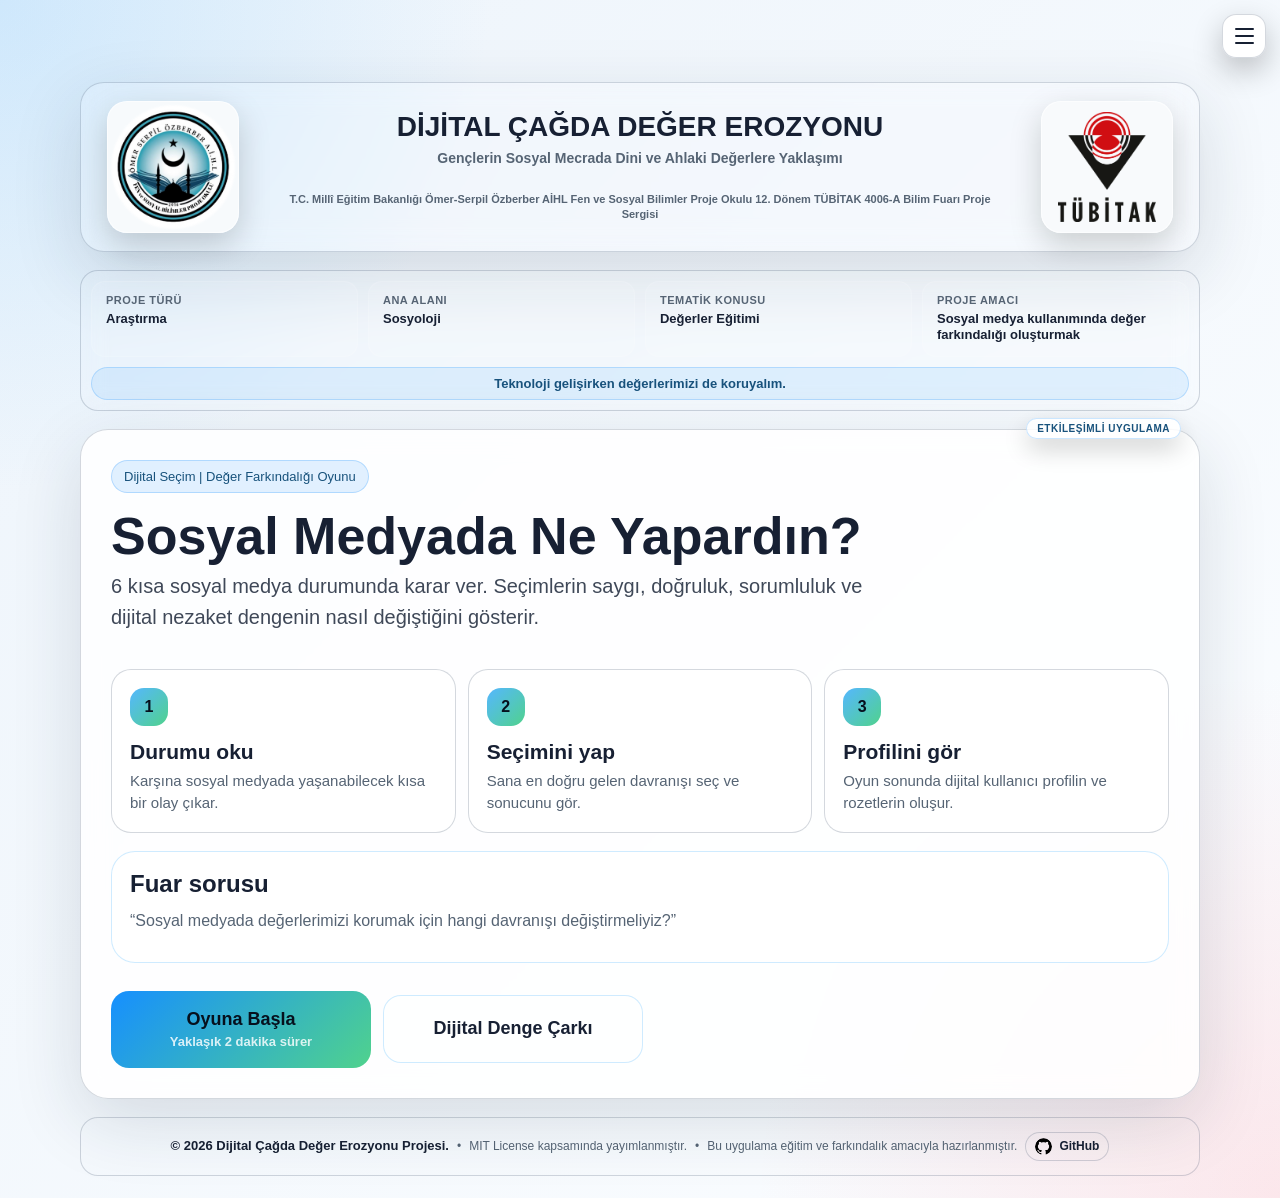
<file: index.html>
<!DOCTYPE html>
<html lang="tr">
<head>
  <meta charset="UTF-8" />
  <meta name="viewport" content="width=device-width, initial-scale=1.0" />
  <title>Dijital Çağda Değer Erozyonu | Dijital Seçim Oyunu</title>
  <link rel="stylesheet" href="css/style.css" />
</head>
<body data-theme="modern" data-color-mode="auto" data-color-scheme="dark" data-text-size="100" data-sound="100">
  <button class="menu-toggle" id="settingsMenuToggle" type="button" aria-label="Görünüm ayarlarını aç" aria-controls="themeControls" aria-expanded="false" onclick="toggleSettingsMenu()">
    <span></span>
    <span></span>
    <span></span>
  </button>
  <div class="settings-backdrop" aria-hidden="true" onclick="closeSettingsMenu()"></div>
  <div class="theme-controls" id="themeControls" aria-label="Görünüm ayarları">
    <div class="setting-select" data-select="theme">
      <button class="theme-toggle setting-select-button" id="themeSelectButton" type="button" aria-haspopup="listbox" aria-expanded="false" onclick="toggleSettingSelect('theme')">
        <span>Görünüm</span>
        <b id="themeSelectValue">Modern görünüm</b>
      </button>
      <div class="setting-options" role="listbox" aria-label="Görünüm modu">
        <button class="setting-option" type="button" role="option" data-setting-option="theme" data-value="modern" onclick="selectTheme('modern')">Modern görünüm</button>
        <button class="setting-option" type="button" role="option" data-setting-option="theme" data-value="formal" onclick="selectTheme('formal')">Pano görünümü</button>
      </div>
    </div>

    <div class="setting-select" data-select="color">
      <button class="theme-toggle setting-select-button" id="colorModeSelectButton" type="button" aria-haspopup="listbox" aria-expanded="false" onclick="toggleSettingSelect('color')">
        <span>Renk</span>
        <b id="colorModeSelectValue">Otomatik</b>
      </button>
      <div class="setting-options" role="listbox" aria-label="Renk modu">
        <button class="setting-option" type="button" role="option" data-setting-option="color" data-value="auto" onclick="selectColorMode('auto')">Otomatik</button>
        <button class="setting-option" type="button" role="option" data-setting-option="color" data-value="dark" onclick="selectColorMode('dark')">Koyu</button>
        <button class="setting-option" type="button" role="option" data-setting-option="color" data-value="light" onclick="selectColorMode('light')">Aydınlık</button>
      </div>
    </div>

    <div class="setting-range drawer-extra">
      <div class="setting-range-head">
        <span>Yazı Boyutu</span>
        <b id="textSizeValue">100%</b>
      </div>
      <input class="range-control" id="textSizeRange" type="range" min="95" max="120" step="5" value="100" aria-label="Yazı boyutu" oninput="setTextSize(this.value)" />
    </div>

    <div class="setting-range drawer-extra">
      <div class="setting-range-head">
        <span>Ses Efektleri</span>
        <b id="soundLevelValue">100%</b>
      </div>
      <input class="range-control" id="soundLevelRange" type="range" min="0" max="100" step="10" value="100" aria-label="Ses efekti seviyesi" oninput="setSoundLevel(this.value)" onchange="previewSoundSetting()" />
    </div>

    <div class="setting-info drawer-extra">
      <button class="theme-toggle setting-action" id="howToToggle" type="button" aria-controls="howToPanel" aria-expanded="false" onclick="toggleHowTo()">Nasıl Oynanır?</button>
      <div class="setting-info-panel" id="howToPanel" hidden>
        <ol>
          <li>Karşına çıkan sosyal medya durumunu oku.</li>
          <li>Durumun hangi değer alanıyla ilgili olduğunu ve ipucunu incele.</li>
          <li>Sana en doğru gelen davranışı seç.</li>
          <li>Seçimin saygı, doğruluk, sorumluluk ve dijital nezaket puanlarına nasıl yansıdığını gör.</li>
          <li>Devam Et butonuyla 6 rastgele senaryoyu tamamla.</li>
          <li>Oyun sonunda dijital profilini, güçlü değerini, gelişecek değerini ve rozetlerini gör.</li>
        </ol>
        <p>Menüden ana menüye dönebilir, oyun sırasında sağ panelden oyunu mevcut puanlarınla bitirebilirsin.</p>
      </div>
    </div>

    <div class="setting-actions drawer-extra" aria-label="Oyun araçları">
      <button class="theme-toggle setting-action" id="homeMenuButton" type="button" onclick="goToMainMenu(true)" disabled>Ana Menü</button>
      <button class="theme-toggle setting-action" id="fullscreenButton" type="button" onclick="toggleFullscreen()">Tam Ekran</button>
    </div>
  </div>

  <main class="app" data-screen="start">
    <header class="brand-strip" aria-label="Proje kurum logoları">
      <div class="logo-frame school-frame">
        <img class="brand-logo school-logo" src="Images/Logos/OSOAIHL_logo_with_soft_edge.png" alt="Okul logosu" />
      </div>
      <div class="brand-title">
        <strong id="brandMainTitle">DİJİTAL ÇAĞDA DEĞER EROZYONU</strong>
        <span id="brandSubTitle">Gençlerin Sosyal Mecrada Dini ve Ahlaki Değerlere Yaklaşımı</span>
        <em>T.C. Millî Eğitim Bakanlığı Ömer-Serpil Özberber AİHL Fen ve Sosyal Bilimler Proje Okulu 12. Dönem TÜBİTAK 4006-A Bilim Fuarı Proje Sergisi</em>
      </div>
      <div class="logo-frame tubitak-frame">
        <img class="brand-logo" src="Images/Logos/tubitak_logo.png" alt="TÜBİTAK logosu" />
      </div>
    </header>

    <section class="project-meta" aria-label="Proje bilgileri">
      <div class="meta-item">
        <span>Proje Türü</span>
        <b>Araştırma</b>
      </div>
      <div class="meta-item">
        <span>Ana Alanı</span>
        <b>Sosyoloji</b>
      </div>
      <div class="meta-item">
        <span>Tematik Konusu</span>
        <b>Değerler Eğitimi</b>
      </div>
      <div class="meta-item">
        <span>Proje Amacı</span>
        <b>Sosyal medya kullanımında değer farkındalığı oluşturmak</b>
      </div>
      <div class="project-slogan">Teknoloji gelişirken değerlerimizi de koruyalım.</div>
    </section>

    <section class="panel">
      <div id="start" class="screen active start-screen">
        <div class="start-hero">
          <span class="tag">Dijital Seçim | Değer Farkındalığı Oyunu</span>
          <h1>Sosyal Medyada Ne Yapardın?</h1>
          <p class="hero-copy">
            6 kısa sosyal medya durumunda karar ver. Seçimlerin saygı, doğruluk,
            sorumluluk ve dijital nezaket dengenin nasıl değiştiğini gösterir.
          </p>
        </div>

        <div class="play-steps" aria-label="Oyun nasıl oynanır">
          <div class="play-step">
            <span class="step-number">1</span>
            <b>Durumu oku</b>
            <span>Karşına sosyal medyada yaşanabilecek kısa bir olay çıkar.</span>
          </div>
          <div class="play-step">
            <span class="step-number">2</span>
            <b>Seçimini yap</b>
            <span>Sana en doğru gelen davranışı seç ve sonucunu gör.</span>
          </div>
          <div class="play-step">
            <span class="step-number">3</span>
            <b>Profilini gör</b>
            <span>Oyun sonunda dijital kullanıcı profilin ve rozetlerin oluşur.</span>
          </div>
        </div>

        <div class="scenario-card fuar-question">
          <h2>Fuar sorusu</h2>
          <p>“Sosyal medyada değerlerimizi korumak için hangi davranışı değiştirmeliyiz?”</p>
        </div>

        <div class="start-action">
          <button class="primary start-game-button" onclick="startGame()">
            <span>Oyuna Başla</span>
            <small>Yaklaşık 2 dakika sürer</small>
          </button>
          <button class="ghost" onclick="openBalanceWheel(false)">Dijital Denge Çarkı</button>
        </div>
      </div>

      <div id="balance-wheel" class="screen wheel-screen">
        <span class="tag">Fuar Etkinliği | Dijital Denge</span>
        <div class="wheel-layout">
          <div class="wheel-copy">
            <h1 class="result-title">Dijital Denge Çarkı</h1>
            <p>
              Çarkı çevir, sosyal medya kullanımını dengeleyen kısa bir görev seç.
              Görevi standdan ayrılmadan ya da gün içinde tamamlayabilirsin.
            </p>

            <div class="wheel-result" aria-live="polite">
              <span>Seçilen görev</span>
              <strong id="wheelTask">Çarkı çevir ve görevini gör.</strong>
              <p id="wheelNote">Görev çıkınca kısa öneri burada görünecek.</p>
            </div>

            <div class="wheel-stats" aria-label="Çark katılım bilgileri">
              <div class="mini">Bugünkü Katılım <b id="wheelCompletionCount">0</b></div>
              <div class="mini">Son Görev <b id="lastWheelTask">Henüz yok</b></div>
            </div>

            <div class="btns wheel-actions">
              <button class="ghost" id="wheelCompleteButton" type="button" onclick="completeWheelTask()" disabled>Görevi Aldım</button>
              <button class="ghost" type="button" onclick="goToMainMenu(false)">Ana Menü</button>
            </div>
          </div>

          <div class="wheel-stage" aria-label="Dijital denge görev çarkı">
            <div class="wheel-pointer" aria-hidden="true"></div>
            <div class="wheel-shell" id="wheelShell">
              <div class="balance-wheel" id="balanceWheel" role="img" aria-label="Altı görevden oluşan dijital denge çarkı"></div>
              <div class="wheel-label-track" aria-hidden="true">
                <span class="wheel-label wheel-label-1"><span>1 Saat</span></span>
                <span class="wheel-label wheel-label-2"><span>Filtresiz</span></span>
                <span class="wheel-label wheel-label-3"><span>Aile</span></span>
                <span class="wheel-label wheel-label-4"><span>30 Dakika</span></span>
                <span class="wheel-label wheel-label-5"><span>Yüz Yüze</span></span>
                <span class="wheel-label wheel-label-6"><span>Bildirim</span></span>
              </div>
              <button class="wheel-center primary" id="wheelSpinButton" type="button" onclick="spinBalanceWheel()">Çarkı Çevir</button>
            </div>
          </div>
        </div>
      </div>

      <div id="game" class="screen">
        <span class="tag" id="progressTag">Senaryo 1 / 6</span>
        <div class="scenario-head">
          <div class="category-icon" id="categoryIcon">D</div>
          <div>
            <p class="scenario-kicker" id="categoryName">Dijital davranış</p>
            <h2 id="scenarioTitle">Senaryo</h2>
          </div>
        </div>
        <div class="decision-box">
          <span class="decision-label">Durum</span>
          <p id="scenarioText"></p>
        </div>
        <div class="choice-prompt">
          <strong>Bu durumda ne yaparsın?</strong>
          <span>Aşağıdaki seçeneklerden sana en doğru gelen davranışı seç.</span>
        </div>
        <div class="btns" id="choices"></div>
        <div class="scenario-card">
          <div class="phone">
            <div class="post">
              <span class="post-chip" id="postCategory">Sosyal medya</span>
              <strong id="postTitle">Sosyal medya bildirimi</strong>
              <small id="postText"></small>
              <div class="scenario-insight">
                <span>Dijital denge ipucu</span>
                <p id="currentInsight">Oyuna başlayınca her seçimin hangi değeri etkilediği burada görünecek.</p>
              </div>
            </div>
          </div>
        </div>
      </div>

      <div id="feedback" class="screen">
        <span class="tag">Seçimin Sonucu</span>
        <h2 id="feedbackTitle"></h2>
        <div class="feedback-grid">
          <div class="feedback-item">
            <b>Ne oldu?</b>
            <p id="feedbackWhat"></p>
          </div>
          <div class="feedback-item">
            <b>Hangi değer etkilendi?</b>
            <p id="feedbackImpact"></p>
          </div>
          <div class="feedback-item">
            <b>Daha iyi davranış ne olurdu?</b>
            <p id="feedbackBetter"></p>
          </div>
        </div>
        <div class="notice" id="feedbackNotice"></div>
        <div class="btns">
          <button class="primary" onclick="nextScenario()">Devam Et</button>
        </div>
      </div>

      <div id="result" class="screen">
        <span class="tag">Oyun Bitti</span>
        <h1 class="result-title" id="resultTitle"></h1>
        <p id="resultText"></p>
        <div class="result-summary">
          <div class="mini">Ortalama Puan <b id="finalAverage">0</b></div>
          <div class="mini">Güçlü Değer <b id="strongestValue">-</b></div>
          <div class="mini">Gelişecek Değer <b id="weakestValue">-</b></div>
        </div>
        <div class="badge-list" id="badgeList" aria-label="Kazanılan rozetler"></div>
        <div class="score-box">
          <div class="mini">Saygı <b id="finalRespect">0</b></div>
          <div class="mini">Doğruluk <b id="finalTruth">0</b></div>
          <div class="mini">Sorumluluk <b id="finalResponsibility">0</b></div>
          <div class="mini">Dijital Nezaket <b id="finalKindness">0</b></div>
        </div>
        <div class="notice" id="resultAdvice"></div>
        <div class="btns">
          <button class="primary" onclick="restartGame()">Tekrar Oyna</button>
          <button class="ghost" onclick="goToMainMenu(false)">Ana Menü</button>
          <button class="ghost" onclick="window.print()">Sonucu Yazdır</button>
        </div>
      </div>
    </section>

    <aside class="side">
      <h2>Değer Göstergesi</h2>
      <p>Seçimlerin puanlara anlık olarak yansır.</p>

      <div class="meter">
        <div class="meter-row"><span>Saygı</span><span class="meter-score"><span id="respectValue">50</span><span class="status balanced" id="respectStatus">dengeli</span></span></div>
        <div class="bar"><div class="fill" id="respectBar"></div></div>
      </div>
      <div class="meter">
        <div class="meter-row"><span>Doğruluk</span><span class="meter-score"><span id="truthValue">50</span><span class="status balanced" id="truthStatus">dengeli</span></span></div>
        <div class="bar"><div class="fill" id="truthBar"></div></div>
      </div>
      <div class="meter">
        <div class="meter-row"><span>Sorumluluk</span><span class="meter-score"><span id="responsibilityValue">50</span><span class="status balanced" id="responsibilityStatus">dengeli</span></span></div>
        <div class="bar"><div class="fill" id="responsibilityBar"></div></div>
      </div>
      <div class="meter">
        <div class="meter-row"><span>Dijital Nezaket</span><span class="meter-score"><span id="kindnessValue">50</span><span class="status balanced" id="kindnessStatus">dengeli</span></span></div>
        <div class="bar"><div class="fill" id="kindnessBar"></div></div>
      </div>

      <div class="side-card">
        <h3>Oyun kontrolü</h3>
        <p id="gameControlStatus">Oyuna başlayınca kalan senaryo ve bitirme seçeneği burada görünür.</p>
        <button class="ghost side-finish-button" id="sideFinishButton" type="button" onclick="finishFromMenu()" hidden>Oyunu Bitir</button>
      </div>
    </aside>

    <footer class="copyright-footer">
      <strong>© 2026 Dijital Çağda Değer Erozyonu Projesi.</strong>
      <span>MIT License kapsamında yayımlanmıştır.</span>
      <span>Bu uygulama eğitim ve farkındalık amacıyla hazırlanmıştır.</span>
      <a class="footer-github-link" id="github" href="https://github.com/Yusseter/dijital-cagda-deger-erozyonu" target="_blank" rel="noopener noreferrer" aria-label="GitHub deposunu aç">
        <span class="footer-github-icons" aria-hidden="true">
          <img class="footer-github-icon footer-github-icon-dark" src="Images/Icons/github_icon_white.png" alt="" />
          <img class="footer-github-icon footer-github-icon-light" src="Images/Icons/github_icon_black.png" alt="" />
        </span>
        GitHub
      </a>
    </footer>
  </main>

  <script src="js/scenarios.js" defer></script>
  <script src="js/app.js" defer></script>
</body>
</html>
</file>
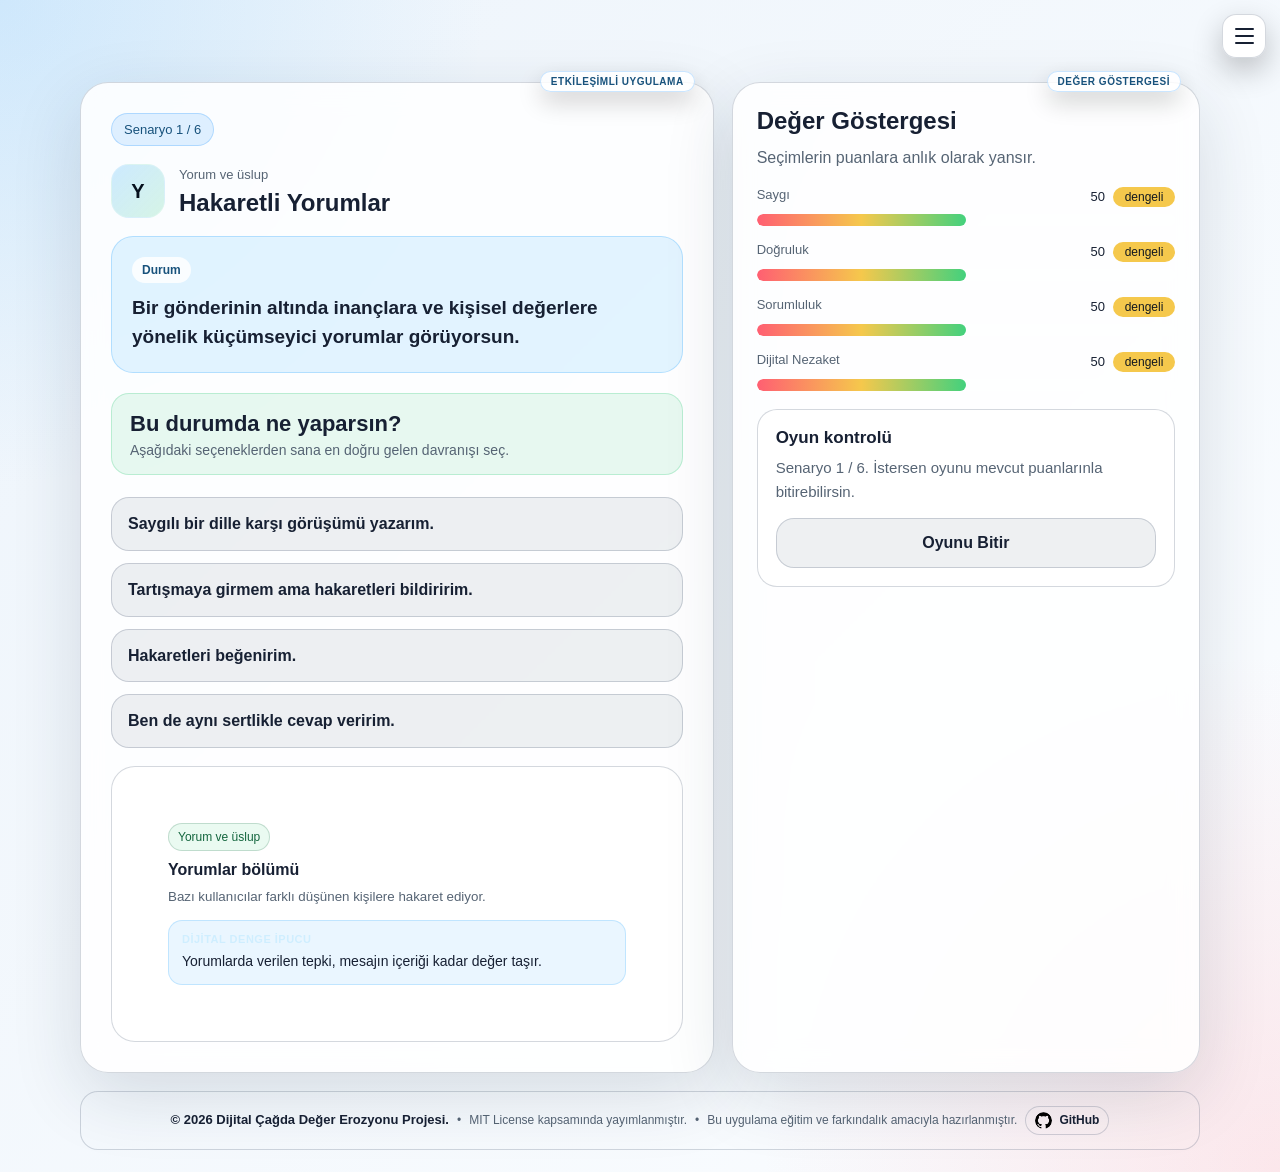
<file: deger_farkindaligi_oyunu/index.html>
<!doctype html>
<html lang="tr">
<head>
  <meta charset="utf-8" />
  <meta name="viewport" content="width=device-width, initial-scale=1" />
  <meta name="robots" content="noindex" />
  <meta name="theme-color" content="#07111f" />
  <title>Oyuna Yonlendiriliyor</title>
  <style>
    html {
      min-height: 100%;
      background: #07111f;
    }

    body {
      display: none;
      margin: 0;
      background: #07111f;
    }
  </style>
  <script>
    window.location.replace('../index.html?route=deger_farkindaligi_oyunu');
  </script>
</head>
<body>
  <noscript><a href="../index.html?route=deger_farkindaligi_oyunu">Oyunu ac</a></noscript>
</body>
</html>
</file>
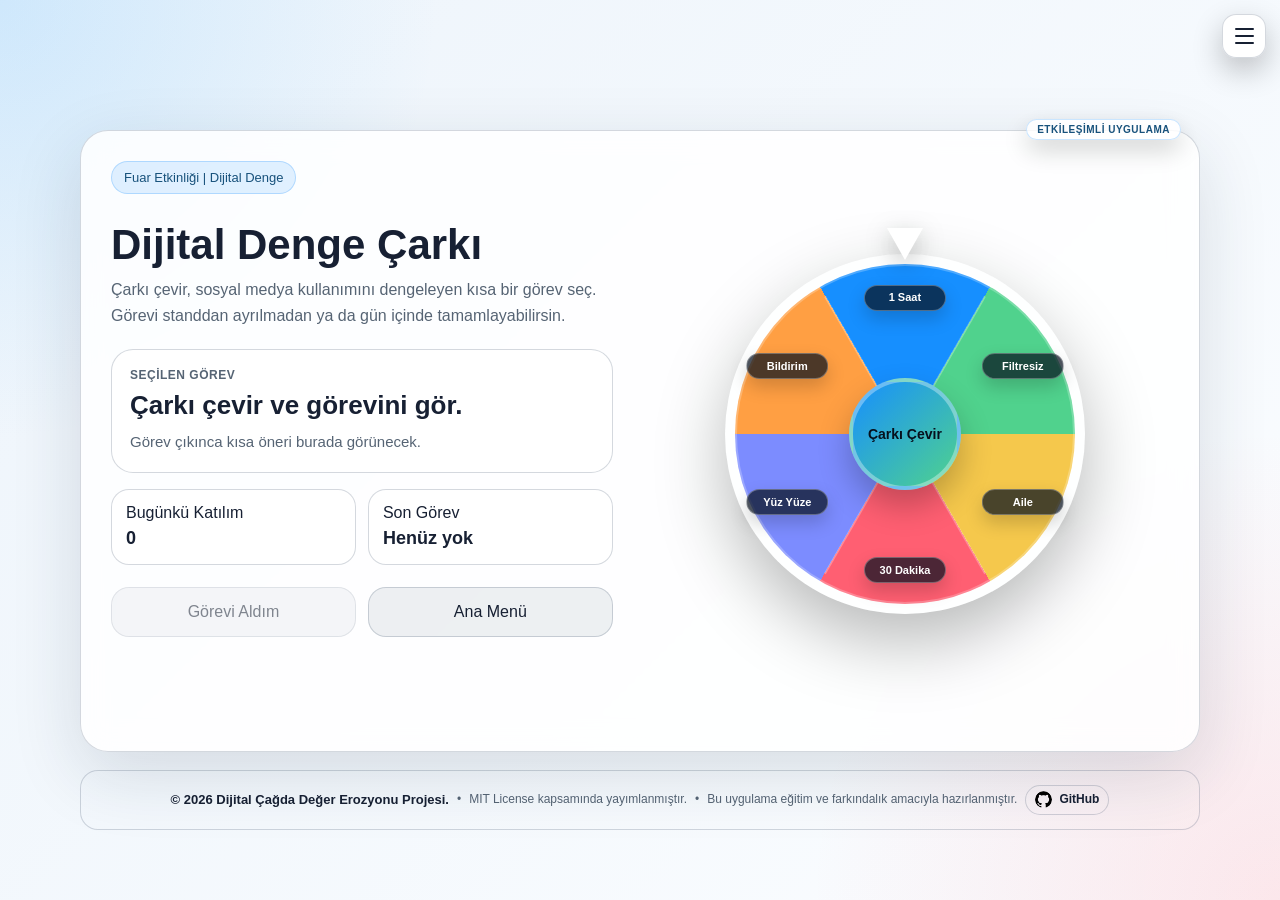
<file: dijital_denge_carki/index.html>
<!doctype html>
<html lang="tr">
<head>
  <meta charset="utf-8" />
  <meta name="viewport" content="width=device-width, initial-scale=1" />
  <meta name="robots" content="noindex" />
  <meta name="theme-color" content="#07111f" />
  <title>Denge Carkina Yonlendiriliyor</title>
  <style>
    html {
      min-height: 100%;
      background: #07111f;
    }

    body {
      display: none;
      margin: 0;
      background: #07111f;
    }
  </style>
  <script>
    window.location.replace('../index.html?route=dijital_denge_carki');
  </script>
</head>
<body>
  <noscript><a href="../index.html?route=dijital_denge_carki">Denge carkini ac</a></noscript>
</body>
</html>
</file>
<file: css/style.css>
:root {
  --bg-1: #07111f;
  --bg-2: #10213a;
  --card: rgba(255, 255, 255, 0.08);
  --card-2: rgba(255, 255, 255, 0.12);
  --text: #f5f7fb;
  --muted: #b8c2d6;
  --good: #43d17d;
  --warn: #f5c84c;
  --bad: #ff5f72;
  --line: rgba(255, 255, 255, 0.15);
  --accent: #55b7ff;
  --accent-2: #50d28d;
  --ink: #121820;
}

* { box-sizing: border-box; }

body {
  margin: 0;
  min-height: 100vh;
  --text-scale: 1;
  font-family: Arial, Helvetica, sans-serif;
  color: var(--text);
  background:
    radial-gradient(circle at top left, rgba(85, 183, 255, 0.32), transparent 28%),
    radial-gradient(circle at bottom right, rgba(255, 95, 114, 0.22), transparent 30%),
    linear-gradient(135deg, var(--bg-1), var(--bg-2));
  display: flex;
  align-items: center;
  justify-content: center;
  padding: 82px 22px 22px;
}

body[data-theme="modern"][data-color-scheme="light"] {
  --bg-1: #edf4fb;
  --bg-2: #fbfdff;
  --card: rgba(255, 255, 255, 0.86);
  --card-2: rgba(20, 42, 76, 0.07);
  --text: #172033;
  --muted: #566474;
  --line: rgba(20, 42, 76, 0.18);
  background:
    radial-gradient(circle at top left, rgba(85, 183, 255, 0.20), transparent 28%),
    radial-gradient(circle at bottom right, rgba(255, 95, 114, 0.14), transparent 30%),
    linear-gradient(135deg, var(--bg-1), var(--bg-2));
}

body[data-theme="modern"][data-color-scheme="light"] .brand-strip,
body[data-theme="modern"][data-color-scheme="light"] .panel,
body[data-theme="modern"][data-color-scheme="light"] .side {
  box-shadow: 0 22px 70px rgba(24, 39, 63, 0.14);
}

body[data-theme="modern"][data-color-scheme="light"] .tag {
  background: rgba(22, 143, 255, 0.12);
  color: #18527c;
  border-color: rgba(22, 143, 255, 0.24);
}

body[data-theme="modern"][data-color-scheme="light"] .hero-copy {
  color: #3f4858;
}

body[data-theme="modern"][data-color-scheme="light"] .project-slogan {
  background: rgba(22, 143, 255, 0.10);
  border-color: rgba(22, 143, 255, 0.22);
  color: #18527c;
}

body[data-theme="modern"][data-color-scheme="light"] .panel::before,
body[data-theme="modern"][data-color-scheme="light"] .side::before,
body[data-theme="modern"][data-color-scheme="light"] .decision-label {
  background: rgba(255, 255, 255, 0.84);
  border-color: rgba(22, 143, 255, 0.22);
  color: #18527c;
}

body[data-theme="modern"][data-color-scheme="light"] .setting-options {
  background: rgba(255, 255, 255, 0.98);
}

body[data-theme="modern"][data-color-scheme="light"] .menu-toggle,
body[data-theme="modern"][data-color-scheme="light"] .theme-controls {
  background: rgba(255, 255, 255, 0.96);
}

body[data-theme="modern"][data-color-scheme="light"] .menu-toggle:hover {
  background: #ffffff;
}

body[data-theme="modern"][data-color-scheme="light"] .setting-option[aria-selected="true"] {
  background: rgba(22, 143, 255, 0.12);
  color: #18527c;
}

body[data-theme="modern"][data-color-scheme="light"] .post-chip {
  background: rgba(80, 210, 141, 0.12);
  border-color: rgba(20, 102, 62, 0.20);
  color: #14663e;
}

body[data-theme="modern"][data-color-scheme="light"] .category-icon,
body[data-theme="modern"][data-color-scheme="light"] .primary {
  color: #06101d;
}

body[data-theme="modern"][data-color-scheme="light"] .scenario-card,
body[data-theme="modern"][data-color-scheme="light"] .phone,
body[data-theme="modern"][data-color-scheme="light"] .post,
body[data-theme="modern"][data-color-scheme="light"] .quick-stat,
body[data-theme="modern"][data-color-scheme="light"] .play-step,
body[data-theme="modern"][data-color-scheme="light"] .mini,
body[data-theme="modern"][data-color-scheme="light"] .feedback-item,
body[data-theme="modern"][data-color-scheme="light"] .wheel-result,
body[data-theme="modern"][data-color-scheme="light"] .side-card {
  background: rgba(255, 255, 255, 0.72);
}

body[data-theme="modern"][data-color-scheme="light"] .decision-box p,
body[data-theme="modern"][data-color-scheme="light"] .feedback-item b {
  color: var(--text);
}

body[data-theme="modern"][data-color-scheme="light"] .notice {
  color: #684a00;
}

body[data-theme="modern"][data-color-scheme="light"] .badge {
  color: #14663e;
}

.app {
  width: min(1120px, 100%);
  display: grid;
  grid-template-columns: 1.15fr 0.85fr;
  gap: 18px;
}

.brand-strip {
  grid-column: 1 / -1;
  display: grid;
  grid-template-columns: 142px minmax(0, 1fr) 142px;
  align-items: center;
  gap: 22px;
  min-height: 150px;
  padding: 18px 26px;
  position: relative;
  background: rgba(255, 255, 255, 0.09);
  border: 1px solid var(--line);
  border-radius: 24px;
  backdrop-filter: blur(14px);
  box-shadow: 0 18px 70px rgba(0, 0, 0, 0.22);
}

.logo-frame {
  display: flex;
  align-items: center;
  justify-content: center;
  overflow: hidden;
  background: rgba(248, 250, 252, 0.96);
  border: 1px solid rgba(255, 255, 255, 0.62);
  border-radius: 20px;
  box-shadow: 0 12px 32px rgba(0, 0, 0, 0.18);
}

.logo-frame.school-frame {
  width: 132px;
  height: 132px;
  justify-self: start;
  padding: 10px;
}

.logo-frame.tubitak-frame {
  width: 132px;
  height: 132px;
  justify-self: end;
  padding: 10px;
}

.brand-logo {
  width: 100%;
  height: 100%;
  object-fit: contain;
  display: block;
}

.school-logo {
  transform: scale(1.35);
  transform-origin: center;
}

.brand-title {
  min-width: 0;
  text-align: center;
  line-height: 1.2;
}

.brand-title strong {
  display: block;
  font-size: 28px;
  line-height: 1.08;
  font-weight: 800;
  letter-spacing: 0;
  text-transform: uppercase;
  overflow-wrap: anywhere;
}

.brand-title span {
  display: block;
  margin-top: 7px;
  color: var(--muted);
  font-size: 14px;
  font-weight: 700;
  line-height: 1.35;
}

.brand-title em {
  display: block;
  max-width: 720px;
  margin: 24px auto 0;
  color: var(--muted);
  font-size: 11px;
  font-style: normal;
  font-weight: 800;
  line-height: 1.35;
  overflow-wrap: anywhere;
}

.project-meta {
  grid-column: 1 / -1;
  display: grid;
  grid-template-columns: repeat(4, 1fr);
  gap: 10px;
  padding: 10px;
  border-radius: 18px;
  background: rgba(255, 255, 255, 0.06);
  border: 1px solid var(--line);
  backdrop-filter: blur(12px);
}

.meta-item {
  min-height: 66px;
  padding: 12px 14px;
  border-radius: 14px;
  background: rgba(255, 255, 255, 0.08);
  border: 1px solid rgba(255, 255, 255, 0.12);
}

.meta-item span {
  display: block;
  margin-bottom: 5px;
  color: var(--muted);
  font-size: 11px;
  font-weight: 800;
  letter-spacing: 0.5px;
  text-transform: uppercase;
}

.meta-item b {
  display: block;
  color: var(--text);
  font-size: 14px;
  line-height: 1.25;
}

.project-slogan {
  grid-column: 1 / -1;
  padding: 8px 12px;
  border-radius: 999px;
  background: rgba(85, 183, 255, 0.12);
  border: 1px solid rgba(85, 183, 255, 0.24);
  color: #dbefff;
  font-size: 13px;
  font-weight: 800;
  text-align: center;
}

.theme-controls {
  display: flex;
  flex-direction: column;
  align-items: stretch;
  justify-content: flex-start;
  gap: 12px;
  position: fixed;
  top: 0;
  right: 0;
  bottom: 0;
  width: min(360px, 86vw);
  padding: 82px 18px 18px;
  background: rgba(7, 17, 31, 0.94);
  border-left: 1px solid var(--line);
  box-shadow: -18px 0 48px rgba(0, 0, 0, 0.32);
  backdrop-filter: blur(16px);
  transform: translateX(104%);
  opacity: 0;
  pointer-events: none;
  overflow-y: auto;
  transition: transform 190ms ease, opacity 190ms ease;
  z-index: 45;
}

body.settings-open .theme-controls {
  transform: translateX(0);
  opacity: 1;
  pointer-events: auto;
}

.setting-select {
  position: relative;
  width: 100%;
}

.theme-toggle {
  display: inline-flex;
  align-items: center;
  justify-content: center;
  width: 100%;
  padding: 8px 12px;
  border-radius: 12px;
  background: rgba(255, 255, 255, 0.10);
  border: 1px solid var(--line);
  color: var(--text);
  font-size: 13px;
  font-weight: 700;
  text-align: center;
  box-shadow: 0 10px 28px rgba(0, 0, 0, 0.18);
}

.setting-select-button {
  position: relative;
  min-width: 0;
  flex-direction: column;
  align-items: flex-start;
  gap: 2px;
  padding: 9px 34px 9px 13px;
}

.setting-select-button span {
  max-width: 100%;
  color: var(--muted);
  font-size: 10px;
  font-weight: 800;
  letter-spacing: 0.5px;
  text-transform: uppercase;
}

.setting-select-button b {
  max-width: 100%;
  color: var(--text);
  font-size: 13px;
  line-height: 1.2;
  overflow-wrap: anywhere;
}

.setting-select-button::after {
  content: "";
  position: absolute;
  right: 12px;
  top: 50%;
  width: 7px;
  height: 7px;
  border-right: 2px solid currentColor;
  border-bottom: 2px solid currentColor;
  transform: translateY(-62%) rotate(45deg);
  opacity: 0.72;
}

.setting-options {
  position: static;
  width: 100%;
  display: none;
  margin-top: 8px;
  padding: 6px;
  border-radius: 16px;
  background: rgba(7, 17, 31, 0.94);
  border: 1px solid var(--line);
  box-shadow: 0 18px 42px rgba(0, 0, 0, 0.26);
  backdrop-filter: blur(14px);
  z-index: 25;
}

.setting-select.open .setting-options {
  display: grid;
  gap: 4px;
}

.setting-option {
  width: 100%;
  padding: 10px 12px;
  border-radius: 12px;
  background: transparent;
  border: 0;
  color: var(--text);
  font-size: 13px;
  font-weight: 700;
  text-align: left;
  box-shadow: none;
}

.setting-option:hover {
  transform: none;
  background: rgba(255, 255, 255, 0.12);
}

.setting-option[aria-selected="true"] {
  background: rgba(85, 183, 255, 0.18);
  color: #dbefff;
}

.setting-actions {
  display: grid;
  gap: 10px;
}

.setting-action {
  width: 100%;
  justify-content: center;
  text-align: center;
}

.setting-range,
.setting-info {
  padding: 14px;
  border-radius: 16px;
  background: rgba(255, 255, 255, 0.08);
  border: 1px solid var(--line);
}

.setting-range-head {
  display: flex;
  align-items: center;
  justify-content: space-between;
  gap: 12px;
  margin-bottom: 12px;
}

.setting-range-head span {
  color: var(--muted);
  font-size: 11px;
  font-weight: 800;
  letter-spacing: 0.5px;
  text-transform: uppercase;
}

.setting-range-head b {
  color: var(--text);
  font-size: 13px;
}

.range-control {
  width: 100%;
  accent-color: var(--accent);
}

.setting-info {
  display: grid;
  gap: 10px;
}

.setting-info-panel {
  display: grid;
  gap: 8px;
  padding: 12px;
  border-radius: 12px;
  background: rgba(255, 255, 255, 0.08);
  border: 1px solid var(--line);
}

.setting-info-panel[hidden] {
  display: none;
}

.setting-info-panel ol {
  margin: 0;
  padding-left: 20px;
  color: var(--text);
  font-size: 13px;
  line-height: 1.55;
}

.setting-info-panel p {
  margin: 0;
  font-size: 13px;
}

.theme-toggle:hover {
  transform: none;
  background: rgba(255, 255, 255, 0.16);
}

.menu-toggle {
  position: fixed;
  top: 14px;
  right: 14px;
  z-index: 50;
  width: 44px;
  height: 44px;
  display: grid;
  grid-template-rows: repeat(3, 2px);
  align-content: center;
  justify-content: center;
  gap: 5px;
  padding: 0;
  border-radius: 14px;
  background: rgba(7, 17, 31, 0.82);
  border: 1px solid var(--line);
  color: var(--text);
  box-shadow: 0 12px 30px rgba(0, 0, 0, 0.24);
  backdrop-filter: blur(12px);
}

.menu-toggle:hover {
  transform: none;
  background: rgba(7, 17, 31, 0.90);
}

.menu-toggle span {
  width: 19px;
  height: 2px;
  display: block;
  border-radius: 999px;
  background: currentColor;
  transition: transform 180ms ease, opacity 180ms ease;
}

body.settings-open .menu-toggle span:nth-child(1) {
  transform: translateY(7px) rotate(45deg);
}

body.settings-open .menu-toggle span:nth-child(2) {
  opacity: 0;
}

body.settings-open .menu-toggle span:nth-child(3) {
  transform: translateY(-7px) rotate(-45deg);
}

.settings-backdrop {
  position: fixed;
  inset: 0;
  z-index: 35;
  display: block;
  background: rgba(0, 0, 0, 0.38);
  opacity: 0;
  pointer-events: none;
  transition: opacity 180ms ease;
}

body.settings-open .settings-backdrop {
  opacity: 1;
  pointer-events: auto;
}

.app[data-screen="start"] .panel,
.app[data-screen="balance-wheel"] .panel {
  grid-column: 1 / -1;
}

.app[data-screen="start"] .side,
.app[data-screen="balance-wheel"] .side {
  display: none;
}

.app:not([data-screen="start"]) .brand-strip,
.app:not([data-screen="start"]) .project-meta {
  display: none;
}

.start-screen {
  min-height: 520px;
  display: grid;
  align-content: center;
}

.start-hero {
  max-width: 820px;
}

.hero-copy {
  max-width: 760px;
  color: #d9e5f8;
  font-size: 20px;
  line-height: 1.55;
}

.play-steps {
  display: grid;
  grid-template-columns: repeat(3, 1fr);
  gap: 12px;
  margin-top: 26px;
}

.play-step {
  min-height: 138px;
  padding: 18px;
  border-radius: 20px;
  background: rgba(255,255,255,0.10);
  border: 1px solid var(--line);
}

.step-number {
  width: 38px;
  height: 38px;
  display: grid;
  place-items: center;
  margin-bottom: 14px;
  border-radius: 14px;
  background: linear-gradient(135deg, var(--accent), var(--accent-2));
  color: #06101d;
  font-weight: 800;
}

.play-step b {
  display: block;
  margin-bottom: 6px;
  font-size: 21px;
}

.play-step span:not(.step-number) {
  color: var(--muted);
  font-size: 15px;
  line-height: 1.45;
}

.start-action {
  display: flex;
  flex-wrap: wrap;
  align-items: center;
  gap: 10px 12px;
  margin-top: 28px;
}

.start-action .primary,
.start-action .ghost {
  flex: 0 1 260px;
  max-width: 360px;
  min-height: 68px;
  display: inline-flex;
  align-items: center;
  justify-content: center;
  padding: 18px 22px;
  border-radius: 18px;
  font-size: 18px;
  font-weight: 800;
  line-height: 1.2;
  text-align: center;
}

.start-action .ghost {
  background: rgba(255, 255, 255, 0.10);
  border-color: rgba(85, 183, 255, 0.28);
}

.start-game-button {
  flex-direction: column;
  gap: 4px;
}

.start-game-button small {
  color: rgba(255, 255, 255, 0.82);
  font-size: 13px;
  font-weight: 700;
  line-height: 1.2;
}

.panel, .side {
  position: relative;
  background: var(--card);
  border: 1px solid var(--line);
  border-radius: 28px;
  backdrop-filter: blur(14px);
  box-shadow: 0 24px 90px rgba(0, 0, 0, 0.28);
}

.panel::before,
.side::before {
  position: absolute;
  top: -12px;
  right: 18px;
  padding: 4px 10px;
  border-radius: 999px;
  background: rgba(7, 17, 31, 0.72);
  border: 1px solid var(--line);
  color: #dbefff;
  font-size: 10px;
  font-weight: 800;
  letter-spacing: 0.5px;
  box-shadow: 0 10px 24px rgba(0, 0, 0, 0.18);
}

.panel::before {
  content: "ETKİLEŞİMLİ UYGULAMA";
}

.side::before {
  content: "DEĞER GÖSTERGESİ";
}

.panel { padding: 30px; }
.side { padding: 24px; }

.tag {
  display: inline-flex;
  gap: 8px;
  align-items: center;
  padding: 8px 12px;
  border-radius: 999px;
  background: rgba(85, 183, 255, 0.16);
  color: #cfeeff;
  font-size: 13px;
  border: 1px solid rgba(85, 183, 255, 0.28);
}

h1 {
  margin: 18px 0 8px;
  font-size: 52px;
  line-height: 0.98;
  letter-spacing: 0;
}

h2 {
  margin: 0 0 10px;
  font-size: 24px;
}

p {
  color: var(--muted);
  line-height: 1.6;
  font-size: 16px;
  margin: 10px 0;
}

.screen { display: none; }
.screen.active { display: block; animation: fade 260ms ease; }
.screen.active.start-screen { display: grid; }

@keyframes fade {
  from { opacity: 0; transform: translateY(8px); }
  to { opacity: 1; transform: translateY(0); }
}

.btns {
  display: grid;
  gap: 12px;
  margin-top: 22px;
}

button {
  border: 0;
  cursor: pointer;
  color: var(--text);
  background: var(--card-2);
  border: 1px solid var(--line);
  border-radius: 18px;
  padding: 15px 16px;
  text-align: left;
  font-size: 16px;
  transition: transform 150ms ease, background 150ms ease, border-color 150ms ease;
}

button:hover {
  transform: translateY(-2px);
  background: rgba(255, 255, 255, 0.16);
  border-color: rgba(255, 255, 255, 0.32);
}

button:disabled {
  cursor: not-allowed;
  opacity: 0.55;
}

button:disabled:hover {
  transform: none;
}

.primary {
  background: linear-gradient(135deg, #168fff, #50d28d);
  border: 0;
  font-weight: 700;
  text-align: center;
}

.ghost { text-align: center; }

.choice-button {
  display: grid;
  gap: 6px;
}

.choice-title {
  font-weight: 700;
  line-height: 1.35;
}

.scenario-head {
  display: flex;
  align-items: center;
  gap: 14px;
  margin-top: 18px;
}

.category-icon {
  width: 54px;
  height: 54px;
  flex: 0 0 54px;
  display: grid;
  place-items: center;
  border-radius: 18px;
  background: linear-gradient(135deg, rgba(85, 183, 255, 0.28), rgba(80, 210, 141, 0.22));
  border: 1px solid rgba(255,255,255,0.18);
  color: #ffffff;
  font-size: 20px;
  font-weight: 800;
}

.scenario-kicker {
  margin: 0 0 4px;
  color: var(--muted);
  font-size: 13px;
}

.scenario-head h2 {
  margin: 0;
}

.decision-box {
  margin-top: 18px;
  padding: 20px;
  border-radius: 22px;
  background: rgba(85, 183, 255, 0.16);
  border: 1px solid rgba(85, 183, 255, 0.34);
  box-shadow: inset 0 1px 0 rgba(255,255,255,0.08);
}

.decision-label {
  display: inline-flex;
  margin-bottom: 10px;
  padding: 6px 10px;
  border-radius: 999px;
  background: rgba(255,255,255,0.14);
  color: #d8f1ff;
  font-size: 12px;
  font-weight: 700;
  letter-spacing: 0;
}

.decision-box p {
  margin: 0;
  color: #ffffff;
  font-size: 19px;
  line-height: 1.55;
  font-weight: 700;
}

.scenario-card {
  margin-top: 18px;
  padding: 18px;
  border-radius: 24px;
  background: rgba(0, 0, 0, 0.20);
  border: 1px solid var(--line);
}

.phone {
  min-height: 142px;
  border-radius: 24px;
  border: 7px solid rgba(255, 255, 255, 0.14);
  background: linear-gradient(180deg, rgba(255,255,255,0.10), rgba(255,255,255,0.04));
  padding: 14px;
  position: relative;
  overflow: hidden;
}

.post {
  border-radius: 18px;
  background: rgba(255,255,255,0.10);
  padding: 16px;
  border: 1px solid rgba(255,255,255,0.12);
}

.post strong { display: block; margin-bottom: 8px; }
.post small {
  display: block;
  color: var(--muted);
  line-height: 1.45;
}

.post-chip {
  display: inline-flex;
  margin-bottom: 10px;
  padding: 6px 9px;
  border-radius: 999px;
  background: rgba(80, 210, 141, 0.16);
  color: #c9f7df;
  font-size: 12px;
  border: 1px solid rgba(80, 210, 141, 0.28);
}

.feedback-grid {
  display: grid;
  gap: 12px;
  margin-top: 18px;
}

.feedback-item {
  padding: 16px;
  border-radius: 18px;
  background: rgba(255,255,255,0.08);
  border: 1px solid var(--line);
}

.feedback-item b {
  display: block;
  margin-bottom: 6px;
  color: #ffffff;
}

.feedback-item p {
  margin: 0;
  font-size: 15px;
}

.choice-prompt {
  margin-top: 20px;
  padding: 16px 18px;
  border-radius: 18px;
  background: rgba(80, 210, 141, 0.13);
  border: 1px solid rgba(80, 210, 141, 0.30);
}

.choice-prompt strong {
  display: block;
  font-size: 22px;
  line-height: 1.25;
}

.choice-prompt span {
  display: block;
  margin-top: 5px;
  color: var(--muted);
  font-size: 14px;
}

.scenario-insight {
  margin-top: 16px;
  padding: 14px 16px;
  border-radius: 18px;
  background: rgba(85, 183, 255, 0.12);
  border: 1px solid rgba(85, 183, 255, 0.28);
}

.scenario-insight span {
  display: block;
  color: #cfeeff;
  font-size: 12px;
  font-weight: 800;
  letter-spacing: 0.5px;
  text-transform: uppercase;
}

.scenario-insight p {
  margin: 6px 0 0;
  color: var(--text);
  font-size: 15px;
  line-height: 1.5;
}

.post .scenario-insight {
  margin-top: 14px;
  padding: 12px 13px;
  border-radius: 14px;
}

.post .scenario-insight span {
  font-size: 11px;
}

.post .scenario-insight p {
  font-size: calc(14px * var(--text-scale));
}

.meter { margin: 16px 0; }
.meter-row { display: flex; justify-content: space-between; gap: 10px; margin-bottom: 7px; color: var(--muted); font-size: 14px; }
.meter-score { display: inline-flex; align-items: center; gap: 8px; color: var(--text); }
.status {
  min-width: 62px;
  padding: 3px 8px;
  border-radius: 999px;
  text-align: center;
  font-size: 12px;
  color: var(--ink);
  background: var(--warn);
}
.status.low { background: var(--bad); color: #ffffff; }
.status.balanced { background: var(--warn); }
.status.strong { background: var(--good); }
.bar { height: 12px; background: rgba(255,255,255,0.10); border-radius: 999px; overflow: hidden; }
.fill { height: 100%; width: 50%; border-radius: 999px; transition: width 280ms ease; background: linear-gradient(90deg, var(--bad), var(--warn), var(--good)); }

.score-box {
  display: grid;
  grid-template-columns: repeat(2, 1fr);
  gap: 12px;
  margin-top: 18px;
}

.mini {
  padding: 14px;
  border-radius: 18px;
  background: rgba(255,255,255,0.08);
  border: 1px solid var(--line);
}

.mini b { display: block; font-size: 22px; margin-top: 6px; }

.result-title {
  font-size: 42px;
  margin: 12px 0;
}

.result-summary {
  display: grid;
  grid-template-columns: repeat(3, 1fr);
  gap: 12px;
  margin-top: 18px;
}

.badge-list {
  display: flex;
  flex-wrap: wrap;
  gap: 10px;
  margin-top: 18px;
}

.badge {
  display: inline-flex;
  align-items: center;
  gap: 8px;
  padding: 10px 12px;
  border-radius: 999px;
  background: rgba(80, 210, 141, 0.15);
  border: 1px solid rgba(80, 210, 141, 0.30);
  color: #d9ffe9;
  font-size: 14px;
  font-weight: 700;
}

.badge-mark {
  width: 22px;
  height: 22px;
  display: grid;
  place-items: center;
  border-radius: 50%;
  background: rgba(80, 210, 141, 0.28);
  font-size: 12px;
}

.notice {
  margin-top: 16px;
  padding: 15px;
  border-radius: 18px;
  background: rgba(245, 200, 76, 0.12);
  border: 1px solid rgba(245, 200, 76, 0.26);
  color: #ffe7a1;
}

.side-card {
  margin-top: 18px;
  padding: 18px;
  border-radius: 20px;
  background: rgba(0, 0, 0, 0.18);
  border: 1px solid var(--line);
}

.side-card h3 {
  margin: 0 0 8px;
  font-size: 17px;
}

.side-card p {
  margin: 0;
  font-size: 14px;
}

.side-finish-button {
  width: 100%;
  margin-top: 14px;
  text-align: center;
  font-weight: 800;
}

.side-finish-button[hidden] {
  display: none;
}

.fuar-question {
  background: rgba(85, 183, 255, 0.13);
  border-color: rgba(85, 183, 255, 0.28);
}

.wheel-screen {
  min-height: 560px;
}

.wheel-layout {
  display: grid;
  grid-template-columns: minmax(0, 0.95fr) minmax(320px, 1fr);
  gap: 28px;
  align-items: center;
  margin-top: 18px;
}

.wheel-copy {
  min-width: 0;
}

.wheel-result {
  margin-top: 20px;
  padding: 18px;
  border-radius: 22px;
  background: rgba(255, 255, 255, 0.08);
  border: 1px solid var(--line);
}

.wheel-result span {
  display: block;
  color: var(--muted);
  font-size: 12px;
  font-weight: 800;
  letter-spacing: 0.5px;
  text-transform: uppercase;
}

.wheel-result strong {
  display: block;
  margin-top: 8px;
  color: var(--text);
  font-size: 26px;
  line-height: 1.18;
  overflow-wrap: anywhere;
}

.wheel-result p {
  margin-bottom: 0;
}

.wheel-stats {
  display: grid;
  grid-template-columns: repeat(2, minmax(0, 1fr));
  gap: 12px;
  margin-top: 16px;
}

.wheel-stats .mini b {
  font-size: 18px;
  line-height: 1.2;
  overflow-wrap: anywhere;
}

.wheel-actions {
  grid-template-columns: repeat(2, minmax(0, 1fr));
}

.wheel-actions button {
  text-align: center;
}

.wheel-stage {
  position: relative;
  min-height: 390px;
  display: grid;
  place-items: center;
  padding: 28px 10px 10px;
}

.wheel-pointer {
  position: absolute;
  top: 2px;
  left: 50%;
  z-index: 3;
  width: 0;
  height: 0;
  border-left: 18px solid transparent;
  border-right: 18px solid transparent;
  border-top: 32px solid #ffffff;
  transform: translateX(-50%);
  filter: drop-shadow(0 8px 12px rgba(0, 0, 0, 0.26));
}

.wheel-shell {
  --wheel-label-offset: -136px;
  --wheel-rotation: 0deg;
  --wheel-counter-rotation: 0deg;
  --wheel-spin-duration: 3200ms;
  position: relative;
  width: min(360px, 78vw);
  aspect-ratio: 1;
  cursor: grab;
  touch-action: none;
  user-select: none;
}

.balance-wheel,
.wheel-label-track {
  position: absolute;
  inset: 0;
  border-radius: 50%;
  transform: rotate(var(--wheel-rotation));
  transition: transform var(--wheel-spin-duration) cubic-bezier(0.12, 0.78, 0.15, 1);
}

.balance-wheel {
  border-radius: 50%;
  background:
    radial-gradient(circle, rgba(255, 255, 255, 0.20) 0 16%, transparent 17%),
    conic-gradient(from -30deg,
      #168fff 0deg 60deg,
      #50d28d 60deg 120deg,
      #f5c84c 120deg 180deg,
      #ff5f72 180deg 240deg,
      #7c8cff 240deg 300deg,
      #ff9f43 300deg 360deg);
  border: 10px solid rgba(255, 255, 255, 0.18);
  background-clip: padding-box;
  box-shadow:
    0 28px 70px rgba(0, 0, 0, 0.28),
    inset 0 0 0 2px rgba(255, 255, 255, 0.24);
}

.balance-wheel::before,
.balance-wheel::after {
  content: "";
  position: absolute;
  inset: 50%;
  width: 94%;
  height: 2px;
  background: rgba(255, 255, 255, 0.28);
  transform-origin: left center;
}

.balance-wheel::before {
  transform: rotate(60deg) translateX(-50%);
}

.balance-wheel::after {
  transform: rotate(120deg) translateX(-50%);
}

.wheel-label {
  --label-angle: 0deg;
  position: absolute;
  top: 50%;
  left: 50%;
  z-index: 2;
  width: 82px;
  min-height: 26px;
  transform: translate(-50%, -50%) rotate(var(--label-angle)) translateY(var(--wheel-label-offset));
}

.wheel-label span {
  width: 100%;
  min-height: 26px;
  display: grid;
  place-items: center;
  padding: 5px 7px;
  border-radius: 999px;
  background: rgba(7, 17, 31, 0.72);
  color: #ffffff;
  border: 1px solid rgba(255, 255, 255, 0.28);
  font-size: 11px;
  font-weight: 800;
  line-height: 1.15;
  text-align: center;
  box-shadow: 0 8px 18px rgba(0, 0, 0, 0.18);
  transform: rotate(var(--wheel-counter-rotation)) rotate(var(--label-counter-angle));
  transition: transform var(--wheel-spin-duration) cubic-bezier(0.12, 0.78, 0.15, 1);
}

.wheel-shell.wheel-dragging {
  cursor: grabbing;
}

.wheel-shell.wheel-dragging .balance-wheel,
.wheel-shell.wheel-dragging .wheel-label-track,
.wheel-shell.wheel-dragging .wheel-label span {
  transition: none;
}

.wheel-label-1 { --label-angle: 0deg; --label-counter-angle: 0deg; }
.wheel-label-2 { --label-angle: 60deg; --label-counter-angle: -60deg; }
.wheel-label-3 { --label-angle: 120deg; --label-counter-angle: -120deg; }
.wheel-label-4 { --label-angle: 180deg; --label-counter-angle: -180deg; }
.wheel-label-5 { --label-angle: 240deg; --label-counter-angle: -240deg; }
.wheel-label-6 { --label-angle: 300deg; --label-counter-angle: -300deg; }

.wheel-center {
  position: absolute;
  top: 50%;
  left: 50%;
  z-index: 4;
  width: 112px;
  height: 112px;
  display: grid;
  place-items: center;
  border-radius: 50%;
  border: 4px solid rgba(255, 255, 255, 0.34);
  padding: 12px;
  font-size: 14px;
  font-weight: 900;
  line-height: 1.15;
  text-align: center;
  transform: translate(-50%, -50%);
  box-shadow: 0 16px 32px rgba(0, 0, 0, 0.24);
  cursor: pointer;
}

.wheel-center:hover {
  transform: translate(-50%, -52%);
}

.wheel-center:disabled:hover {
  transform: translate(-50%, -50%);
}

body[data-theme="formal"] {
  --bg-1: #f3efe4;
  --bg-2: #fbfaf4;
  --card: rgba(255, 255, 255, 0.88);
  --card-2: rgba(19, 34, 78, 0.06);
  --text: #18213a;
  --muted: #566070;
  --line: rgba(19, 34, 78, 0.34);
  --accent: #25386f;
  --accent-2: #b02f3a;
  background:
    radial-gradient(circle at 12% 18%, rgba(176, 47, 58, 0.10), transparent 18%),
    radial-gradient(circle at 85% 82%, rgba(37, 56, 111, 0.12), transparent 20%),
    linear-gradient(135deg, var(--bg-1), var(--bg-2));
}

body[data-theme="formal"] .app {
  position: relative;
  z-index: 1;
}

body[data-theme="formal"] .brand-strip,
body[data-theme="formal"] .panel,
body[data-theme="formal"] .side {
  position: relative;
  border: 3px solid #25386f;
  background: var(--card);
  box-shadow: 0 18px 55px rgba(19, 34, 78, 0.14);
  backdrop-filter: none;
}

body[data-theme="formal"] .panel::before,
body[data-theme="formal"] .side::before {
  position: absolute;
  top: -13px;
  right: 18px;
  padding: 4px 10px;
  border-radius: 6px;
  background: #fbfaf4;
  color: #25386f;
  border: 2px solid #25386f;
  font-size: 11px;
  font-weight: 800;
  letter-spacing: 0.6px;
  box-shadow: none;
}

body[data-theme="formal"] .panel::before {
  content: "ETKİLEŞİMLİ UYGULAMA";
}

body[data-theme="formal"] .side::before {
  content: "DEĞER GÖSTERGESİ";
}

body[data-theme="formal"] .brand-strip {
  border-radius: 8px;
  background:
    linear-gradient(135deg, rgba(37, 56, 111, 0.09), transparent 36%),
    rgba(255, 255, 255, 0.92);
}

body[data-theme="formal"] .project-meta {
  padding: 12px;
  border: 3px solid #25386f;
  border-radius: 8px;
  background: rgba(255, 255, 255, 0.88);
  box-shadow: 0 14px 44px rgba(19, 34, 78, 0.12);
  backdrop-filter: none;
}

body[data-theme="formal"] .meta-item {
  border: 2px solid rgba(37, 56, 111, 0.28);
  border-radius: 6px;
  background: rgba(255, 255, 255, 0.72);
}

body[data-theme="formal"] .meta-item span {
  color: #7e1f2b;
}

body[data-theme="formal"] .meta-item b {
  color: #111827;
}

body[data-theme="formal"] .project-slogan {
  border-radius: 6px;
  background: rgba(176, 47, 58, 0.08);
  border: 2px solid rgba(176, 47, 58, 0.24);
  color: #7e1f2b;
}

body[data-theme="formal"] .copyright-footer {
  border: 3px solid #25386f;
  border-radius: 8px;
  background: rgba(255, 255, 255, 0.86);
  color: #3f4858;
  box-shadow: 0 12px 34px rgba(19, 34, 78, 0.10);
}

body[data-theme="formal"] .copyright-footer strong {
  color: #111827;
}

body[data-theme="formal"] .brand-strip::before,
body[data-theme="formal"] .brand-strip::after {
  content: "";
  position: absolute;
  width: 28px;
  height: 28px;
  border-radius: 50%;
  background: #b02f3a;
  border: 2px solid rgba(19, 34, 78, 0.28);
}

body[data-theme="formal"] .brand-strip::before {
  left: 18px;
  bottom: -14px;
}

body[data-theme="formal"] .brand-strip::after {
  right: 18px;
  top: -14px;
}

body[data-theme="formal"] .brand-title strong {
  font-size: 28px;
  line-height: 1.08;
  color: #111827;
  text-transform: uppercase;
}

body[data-theme="formal"] .brand-title span {
  color: #25386f;
  font-weight: 800;
}

body[data-theme="formal"] .brand-title em {
  color: #7e1f2b;
}

body[data-theme="formal"] .logo-frame {
  background: #ffffff;
  border: 2px solid rgba(19, 34, 78, 0.35);
  border-radius: 8px;
  box-shadow: none;
}

body[data-theme="formal"] .theme-toggle {
  background: rgba(37, 56, 111, 0.96);
  border-color: rgba(255, 255, 255, 0.48);
  color: #ffffff;
}

body[data-theme="formal"] .setting-select-button span {
  color: #dbefff;
}

body[data-theme="formal"] .setting-select-button b {
  color: #ffffff;
}

body[data-theme="formal"] .setting-options {
  border: 2px solid #25386f;
  border-radius: 8px;
  background: #fbfaf4;
  box-shadow: 0 14px 36px rgba(19, 34, 78, 0.18);
}

body[data-theme="formal"] .setting-option {
  color: #18213a;
  background: transparent;
  border: 0;
  border-radius: 6px;
  box-shadow: none;
}

body[data-theme="formal"] .setting-option:hover {
  background: rgba(37, 56, 111, 0.10);
}

body[data-theme="formal"] .setting-option[aria-selected="true"] {
  background: rgba(176, 47, 58, 0.10);
  color: #7e1f2b;
}

body[data-theme="formal"] .setting-range,
body[data-theme="formal"] .setting-info,
body[data-theme="formal"] .setting-info-panel {
  border: 2px solid rgba(37, 56, 111, 0.28);
  border-radius: 8px;
  background: rgba(255, 255, 255, 0.72);
}

body[data-theme="formal"] .setting-range-head span {
  color: #7e1f2b;
}

body[data-theme="formal"] .setting-range-head b,
body[data-theme="formal"] .setting-info-panel ol,
body[data-theme="formal"] .setting-info-panel p {
  color: #18213a;
}

body[data-theme="formal"] .setting-action {
  color: #ffffff;
}

body[data-theme="formal"] h1,
body[data-theme="formal"] h2,
body[data-theme="formal"] h3,
body[data-theme="formal"] .choice-title,
body[data-theme="formal"] .play-step b {
  color: #111827;
}

body[data-theme="formal"] p,
body[data-theme="formal"] .hero-copy {
  color: #3f4858;
}

body[data-theme="formal"] .tag,
body[data-theme="formal"] .post-chip {
  background: rgba(176, 47, 58, 0.10);
  border-color: rgba(176, 47, 58, 0.36);
  color: #7e1f2b;
  font-weight: 800;
}

body[data-theme="formal"] .play-step,
body[data-theme="formal"] .mini,
body[data-theme="formal"] .feedback-item,
body[data-theme="formal"] .wheel-result,
body[data-theme="formal"] .side-card,
body[data-theme="formal"] .scenario-card {
  background: rgba(255, 255, 255, 0.76);
  border: 2px solid rgba(37, 56, 111, 0.28);
  border-radius: 8px;
}

body[data-theme="formal"] .step-number,
body[data-theme="formal"] .category-icon {
  background: #25386f;
  color: #ffffff;
  border-radius: 6px;
}

body[data-theme="formal"] .primary {
  background: #b02f3a;
  color: #ffffff;
  border: 2px solid #8c202a;
}

body[data-theme="formal"] button {
  color: #18213a;
  background: rgba(255, 255, 255, 0.82);
  border: 2px solid rgba(37, 56, 111, 0.24);
  border-radius: 8px;
}

body[data-theme="formal"] button:hover {
  background: #ffffff;
  border-color: #25386f;
}

body[data-theme="formal"] .decision-box {
  background: rgba(37, 56, 111, 0.08);
  border: 2px solid rgba(37, 56, 111, 0.34);
  border-radius: 8px;
}

body[data-theme="formal"] .decision-label {
  background: #25386f;
  color: #ffffff;
}

body[data-theme="formal"] .decision-box p {
  color: #111827;
}

body[data-theme="formal"] .choice-prompt,
body[data-theme="formal"] .notice,
body[data-theme="formal"] .fuar-question,
body[data-theme="formal"] .scenario-insight {
  background: rgba(176, 47, 58, 0.08);
  border: 2px solid rgba(176, 47, 58, 0.28);
  color: #5f1f26;
  border-radius: 8px;
}

body[data-theme="formal"] .scenario-insight span {
  color: #7e1f2b;
}

body[data-theme="formal"] .scenario-insight p {
  color: #111827;
}

body[data-theme="formal"] .bar {
  background: rgba(37, 56, 111, 0.12);
}

body[data-theme="formal"] .phone {
  border-color: rgba(37, 56, 111, 0.18);
  background: rgba(37, 56, 111, 0.05);
}

body[data-theme="formal"] .post {
  background: #ffffff;
  border-color: rgba(37, 56, 111, 0.22);
}

body[data-theme="formal"][data-color-scheme="dark"] {
  --bg-1: #171512;
  --bg-2: #2a261f;
  --card: rgba(32, 29, 24, 0.94);
  --card-2: rgba(247, 241, 223, 0.08);
  --text: #f7f1df;
  --muted: #d8cdb7;
  --line: rgba(247, 244, 234, 0.42);
  background:
    radial-gradient(circle at 12% 18%, rgba(176, 47, 58, 0.16), transparent 18%),
    radial-gradient(circle at 85% 82%, rgba(247, 244, 234, 0.10), transparent 20%),
    linear-gradient(135deg, var(--bg-1), var(--bg-2));
}

body[data-theme="formal"][data-color-scheme="dark"] .brand-strip,
body[data-theme="formal"][data-color-scheme="dark"] .panel,
body[data-theme="formal"][data-color-scheme="dark"] .side {
  border-color: #f7f1df;
  background: var(--card);
  box-shadow: 0 18px 55px rgba(0, 0, 0, 0.28);
}

body[data-theme="formal"][data-color-scheme="dark"] .panel::before,
body[data-theme="formal"][data-color-scheme="dark"] .side::before {
  background: #171512;
  color: #f7f1df;
  border-color: #f7f1df;
}

body[data-theme="formal"][data-color-scheme="dark"] .brand-strip {
  background:
    linear-gradient(135deg, rgba(247, 241, 223, 0.08), transparent 36%),
    rgba(32, 29, 24, 0.94);
}

body[data-theme="formal"][data-color-scheme="dark"] .project-meta {
  background: rgba(32, 29, 24, 0.90);
  border-color: #f7f1df;
  box-shadow: 0 14px 44px rgba(0, 0, 0, 0.26);
}

body[data-theme="formal"][data-color-scheme="dark"] .meta-item,
body[data-theme="formal"][data-color-scheme="dark"] .play-step,
body[data-theme="formal"][data-color-scheme="dark"] .mini,
body[data-theme="formal"][data-color-scheme="dark"] .feedback-item,
body[data-theme="formal"][data-color-scheme="dark"] .wheel-result,
body[data-theme="formal"][data-color-scheme="dark"] .side-card,
body[data-theme="formal"][data-color-scheme="dark"] .scenario-card,
body[data-theme="formal"][data-color-scheme="dark"] .copyright-footer {
  background: rgba(247, 241, 223, 0.07);
  border-color: rgba(247, 241, 223, 0.28);
}

body[data-theme="formal"][data-color-scheme="dark"] .brand-title strong,
body[data-theme="formal"][data-color-scheme="dark"] h1,
body[data-theme="formal"][data-color-scheme="dark"] h2,
body[data-theme="formal"][data-color-scheme="dark"] h3,
body[data-theme="formal"][data-color-scheme="dark"] .choice-title,
body[data-theme="formal"][data-color-scheme="dark"] .wheel-result strong,
body[data-theme="formal"][data-color-scheme="dark"] .play-step b,
body[data-theme="formal"][data-color-scheme="dark"] .meta-item b,
body[data-theme="formal"][data-color-scheme="dark"] .feedback-item b,
body[data-theme="formal"][data-color-scheme="dark"] .copyright-footer strong {
  color: #fff8e8;
}

body[data-theme="formal"][data-color-scheme="dark"] .brand-title span,
body[data-theme="formal"][data-color-scheme="dark"] .brand-title em,
body[data-theme="formal"][data-color-scheme="dark"] p,
body[data-theme="formal"][data-color-scheme="dark"] .hero-copy,
body[data-theme="formal"][data-color-scheme="dark"] .meta-item span,
body[data-theme="formal"][data-color-scheme="dark"] .copyright-footer {
  color: #d8cdb7;
}

body[data-theme="formal"][data-color-scheme="dark"] .project-slogan,
body[data-theme="formal"][data-color-scheme="dark"] .choice-prompt,
body[data-theme="formal"][data-color-scheme="dark"] .notice,
body[data-theme="formal"][data-color-scheme="dark"] .fuar-question,
body[data-theme="formal"][data-color-scheme="dark"] .scenario-insight {
  background: rgba(176, 47, 58, 0.14);
  border-color: rgba(247, 241, 223, 0.24);
  color: #ffe2d9;
}

body[data-theme="formal"][data-color-scheme="dark"] .scenario-insight span,
body[data-theme="formal"][data-color-scheme="dark"] .scenario-insight p {
  color: #ffe2d9;
}

body[data-theme="formal"][data-color-scheme="dark"] button {
  color: #fff8e8;
  background: rgba(247, 241, 223, 0.08);
  border-color: rgba(247, 241, 223, 0.28);
}

body[data-theme="formal"][data-color-scheme="dark"] button:hover {
  background: rgba(247, 241, 223, 0.14);
  border-color: #f7f1df;
}

body[data-theme="formal"][data-color-scheme="dark"] .primary,
body[data-theme="formal"][data-color-scheme="dark"] .theme-toggle {
  background: #b02f3a;
  border-color: #f7f1df;
  color: #ffffff;
}

body[data-theme="formal"][data-color-scheme="dark"] .setting-select-button span,
body[data-theme="formal"][data-color-scheme="dark"] .setting-select-button b {
  color: #ffffff;
}

body[data-theme="formal"][data-color-scheme="dark"] .setting-options {
  background: #171512;
  border-color: #f7f1df;
  box-shadow: 0 18px 42px rgba(0, 0, 0, 0.34);
}

body[data-theme="formal"][data-color-scheme="dark"] .setting-option {
  color: #fff8e8;
  background: transparent;
  border: 0;
}

body[data-theme="formal"][data-color-scheme="dark"] .setting-option:hover {
  background: rgba(247, 241, 223, 0.12);
}

body[data-theme="formal"][data-color-scheme="dark"] .setting-option[aria-selected="true"] {
  background: rgba(176, 47, 58, 0.22);
  color: #ffe2d9;
}

body[data-theme="formal"][data-color-scheme="dark"] .setting-range,
body[data-theme="formal"][data-color-scheme="dark"] .setting-info,
body[data-theme="formal"][data-color-scheme="dark"] .setting-info-panel {
  background: rgba(247, 241, 223, 0.07);
  border-color: rgba(247, 241, 223, 0.28);
}

body[data-theme="formal"][data-color-scheme="dark"] .setting-range-head span,
body[data-theme="formal"][data-color-scheme="dark"] .setting-range-head b,
body[data-theme="formal"][data-color-scheme="dark"] .setting-info-panel ol,
body[data-theme="formal"][data-color-scheme="dark"] .setting-info-panel p {
  color: #fff8e8;
}

body[data-theme="formal"][data-color-scheme="dark"] .decision-box {
  background: rgba(247, 241, 223, 0.08);
  border-color: rgba(247, 241, 223, 0.30);
}

body[data-theme="formal"][data-color-scheme="dark"] .decision-box p {
  color: #fff8e8;
}

body[data-theme="formal"][data-color-scheme="dark"] .post {
  background: rgba(247, 241, 223, 0.09);
  border-color: rgba(247, 241, 223, 0.24);
}

body[data-theme="formal"][data-color-scheme="dark"] .logo-frame {
  background: #f7f1df;
}

.footer-note {
  margin-top: 18px;
  font-size: 13px;
  color: var(--muted);
}

.copyright-footer {
  grid-column: 1 / -1;
  display: flex;
  align-items: center;
  justify-content: center;
  gap: 8px;
  padding: 14px 18px;
  border-radius: 18px;
  background: rgba(255, 255, 255, 0.06);
  border: 1px solid var(--line);
  color: var(--muted);
  font-size: 12px;
  line-height: 1.45;
  text-align: center;
}

.copyright-footer > span::before {
  content: "•";
  margin-right: 8px;
  color: var(--muted);
}

.footer-github-link {
  display: inline-flex;
  align-items: center;
  gap: 7px;
  padding: 5px 9px;
  border-radius: 999px;
  background: rgba(255, 255, 255, 0.06);
  border: 1px solid var(--line);
  color: var(--text);
  font-weight: 800;
  text-decoration: none;
  white-space: nowrap;
}

.footer-github-link:hover {
  color: var(--text);
  background: rgba(85, 183, 255, 0.16);
  border-color: rgba(85, 183, 255, 0.34);
}

.footer-github-icons {
  position: relative;
  display: inline-grid;
  place-items: center;
  width: 17px;
  height: 17px;
}

.footer-github-icon {
  width: 17px;
  height: 17px;
  border-radius: 50%;
  object-fit: contain;
}

.footer-github-icon-light {
  display: none;
}

body[data-color-scheme="light"] .footer-github-icon-dark {
  display: none;
}

body[data-color-scheme="light"] .footer-github-icon-light {
  display: block;
}

.copyright-footer strong {
  color: var(--text);
  font-size: 13px;
  white-space: nowrap;
}

body p {
  font-size: calc(16px * var(--text-scale));
}

body button {
  font-size: calc(16px * var(--text-scale));
}

body .hero-copy {
  font-size: calc(20px * var(--text-scale));
}

body .decision-box p {
  font-size: calc(19px * var(--text-scale));
}

body .choice-prompt strong {
  font-size: calc(22px * var(--text-scale));
}

body .scenario-insight p {
  font-size: calc(15px * var(--text-scale));
}

body .wheel-result strong {
  font-size: calc(26px * var(--text-scale));
}

body .play-step b {
  font-size: calc(21px * var(--text-scale));
}

body .play-step span:not(.step-number),
body .feedback-item p,
body .wheel-result p,
body .side-card p,
body .setting-info-panel ol,
body .setting-info-panel p {
  font-size: calc(15px * var(--text-scale));
}

body .meter-row,
body .meta-item b,
body .setting-option,
body .setting-select-button b,
body .setting-range-head b {
  font-size: calc(13px * var(--text-scale));
}

@media (max-width: 860px) {
  body {
    align-items: flex-start;
    justify-content: flex-start;
    padding: 64px 12px 12px;
  }
  .app { grid-template-columns: 1fr; }
  .menu-toggle {
    top: 10px;
    right: 10px;
  }
  .brand-strip {
    grid-template-columns: 86px minmax(0, 1fr) 86px;
    gap: 12px;
    min-height: 102px;
    padding: 12px 14px;
    border-radius: 22px;
  }
  .logo-frame {
    border-radius: 16px;
  }
  .logo-frame.school-frame {
    width: 82px;
    height: 82px;
    padding: 7px;
  }
  .logo-frame.tubitak-frame {
    width: 82px;
    height: 82px;
    padding: 7px;
  }
  .brand-title strong { font-size: 18px; }
  .brand-title span { font-size: 12px; }
  .brand-title em {
    margin-top: 10px;
    font-size: 9px;
  }
  .project-meta {
    grid-template-columns: 1fr;
  }
  .meta-item {
    min-height: auto;
  }
  .theme-controls {
    width: min(82vw, 290px);
    padding: 72px 16px 18px;
  }
  .theme-toggle {
    padding: 12px 13px;
    font-size: 13px;
  }
  .setting-actions {
    display: grid;
  }
  .setting-select-button {
    padding-right: 38px;
  }
  h1 { font-size: 38px; }
  .result-title { font-size: 34px; }
  .start-screen {
    min-height: auto;
  }
  .play-steps,
  .result-summary,
  .wheel-layout,
  .wheel-stats,
  .wheel-actions {
    grid-template-columns: 1fr;
  }
  .play-step {
    min-height: auto;
  }
  .hero-copy { font-size: 17px; }
  .start-action {
    display: grid;
  }
  .start-action .primary {
    max-width: none;
  }
  .start-action .ghost {
    max-width: none;
  }
  .wheel-screen {
    min-height: auto;
  }
  .wheel-stage {
    min-height: 330px;
    padding-top: 26px;
  }
  .wheel-shell {
    --wheel-label-offset: -118px;
    width: min(320px, 82vw);
  }
  .wheel-label {
    width: 74px;
  }
  .wheel-label span {
    font-size: 10px;
  }
  .wheel-result strong {
    font-size: 22px;
  }
  body .wheel-result strong {
    font-size: calc(22px * var(--text-scale));
  }
  .scenario-head {
    align-items: flex-start;
  }
  .decision-box p { font-size: 17px; }
  .choice-prompt strong { font-size: 20px; }
  .panel, .side { border-radius: 22px; padding: 22px; }
  .score-box { grid-template-columns: 1fr; }
  body .hero-copy { font-size: calc(17px * var(--text-scale)); }
  body .decision-box p { font-size: calc(17px * var(--text-scale)); }
  body .choice-prompt strong { font-size: calc(20px * var(--text-scale)); }
  .copyright-footer {
    display: grid;
    gap: 5px;
  }
  .copyright-footer > span::before,
  .footer-github-link::before {
    content: none;
  }
  .copyright-footer strong {
    white-space: normal;
  }
}

@media print {
  body {
    background: #ffffff;
    color: #111111;
    display: block;
    padding: 0;
  }

  .app {
    width: 100%;
    display: block;
  }

  .brand-strip,
  .panel,
  .side,
  .project-meta,
  .copyright-footer {
    box-shadow: none;
    background: #ffffff;
    color: #111111;
    border-color: #dddddd;
    break-inside: avoid;
  }

  .side,
  .btns,
  .theme-controls,
  .menu-toggle,
  .settings-backdrop,
  #start,
  #balance-wheel,
  #game,
  #feedback {
    display: none !important;
  }

  #result {
    display: block !important;
  }

  p,
  .mini,
  .feedback-item,
  .notice {
    color: #222222;
  }
}
</file>
